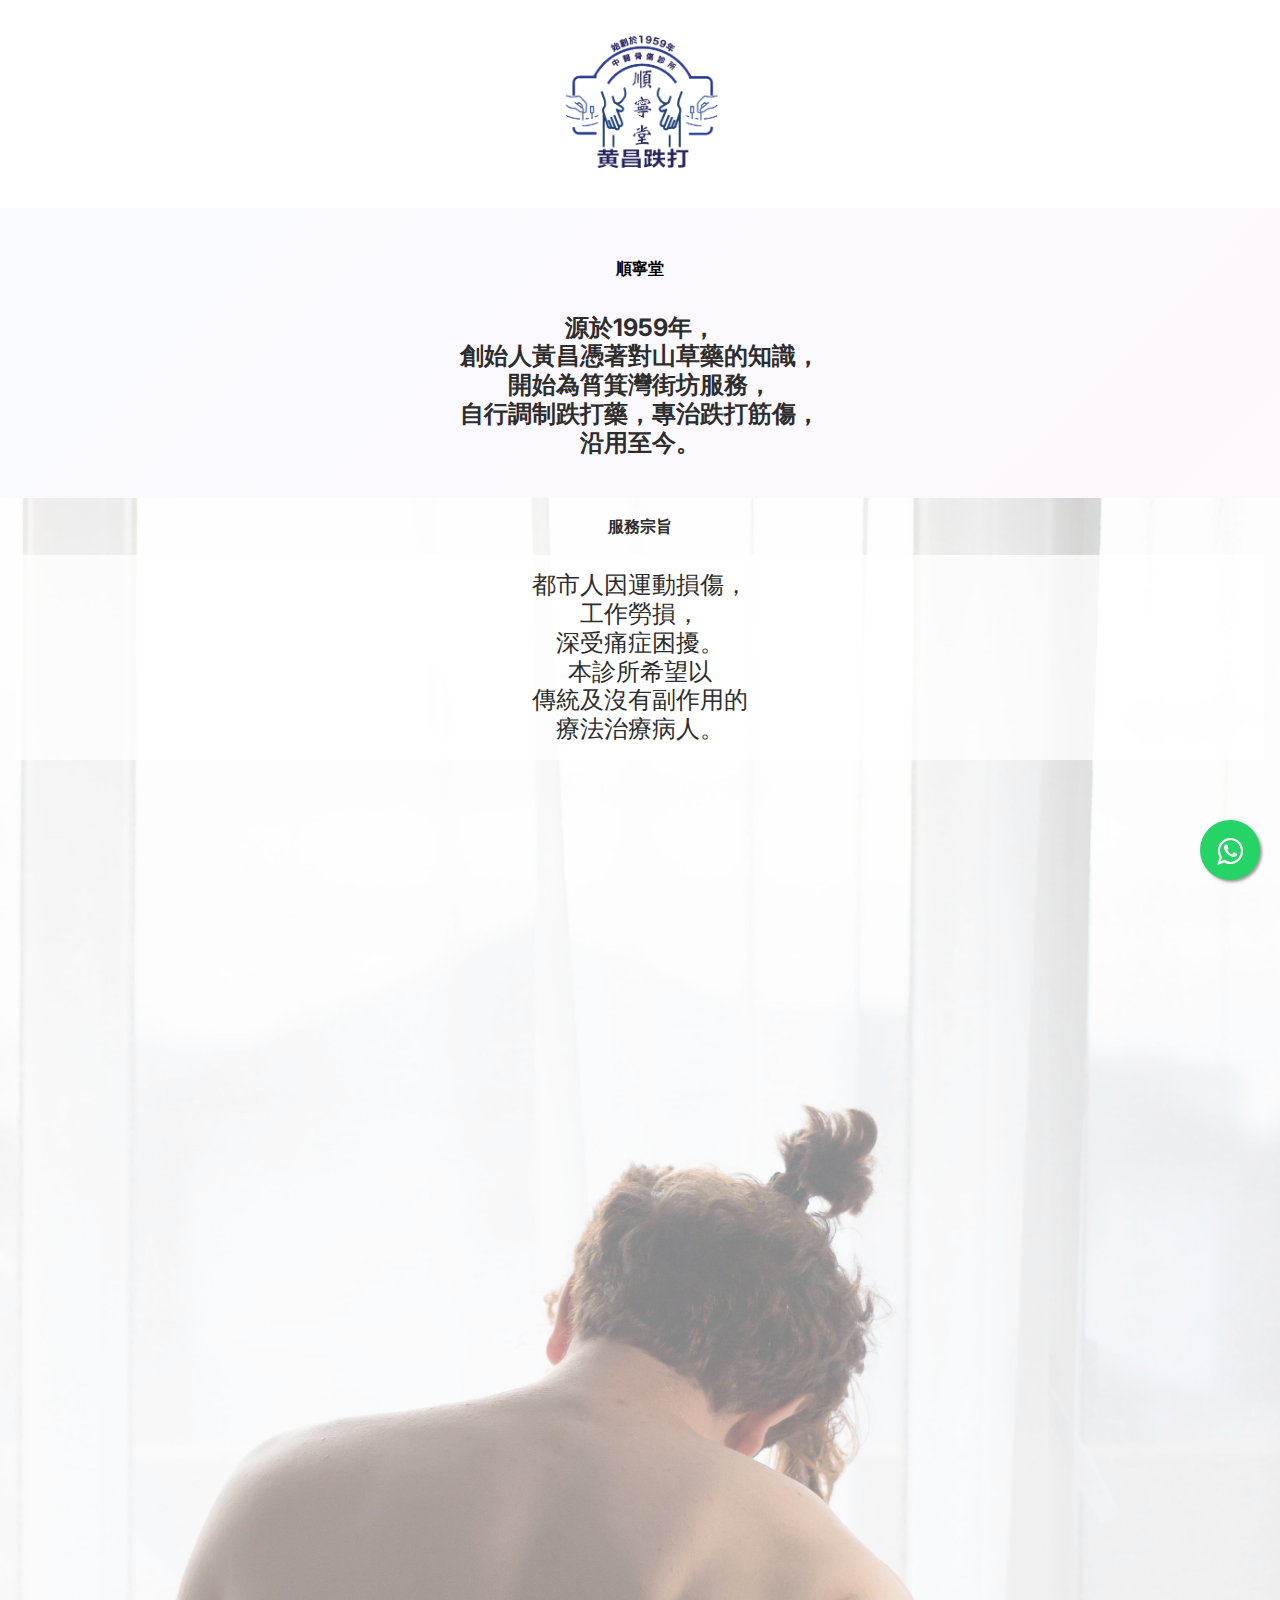
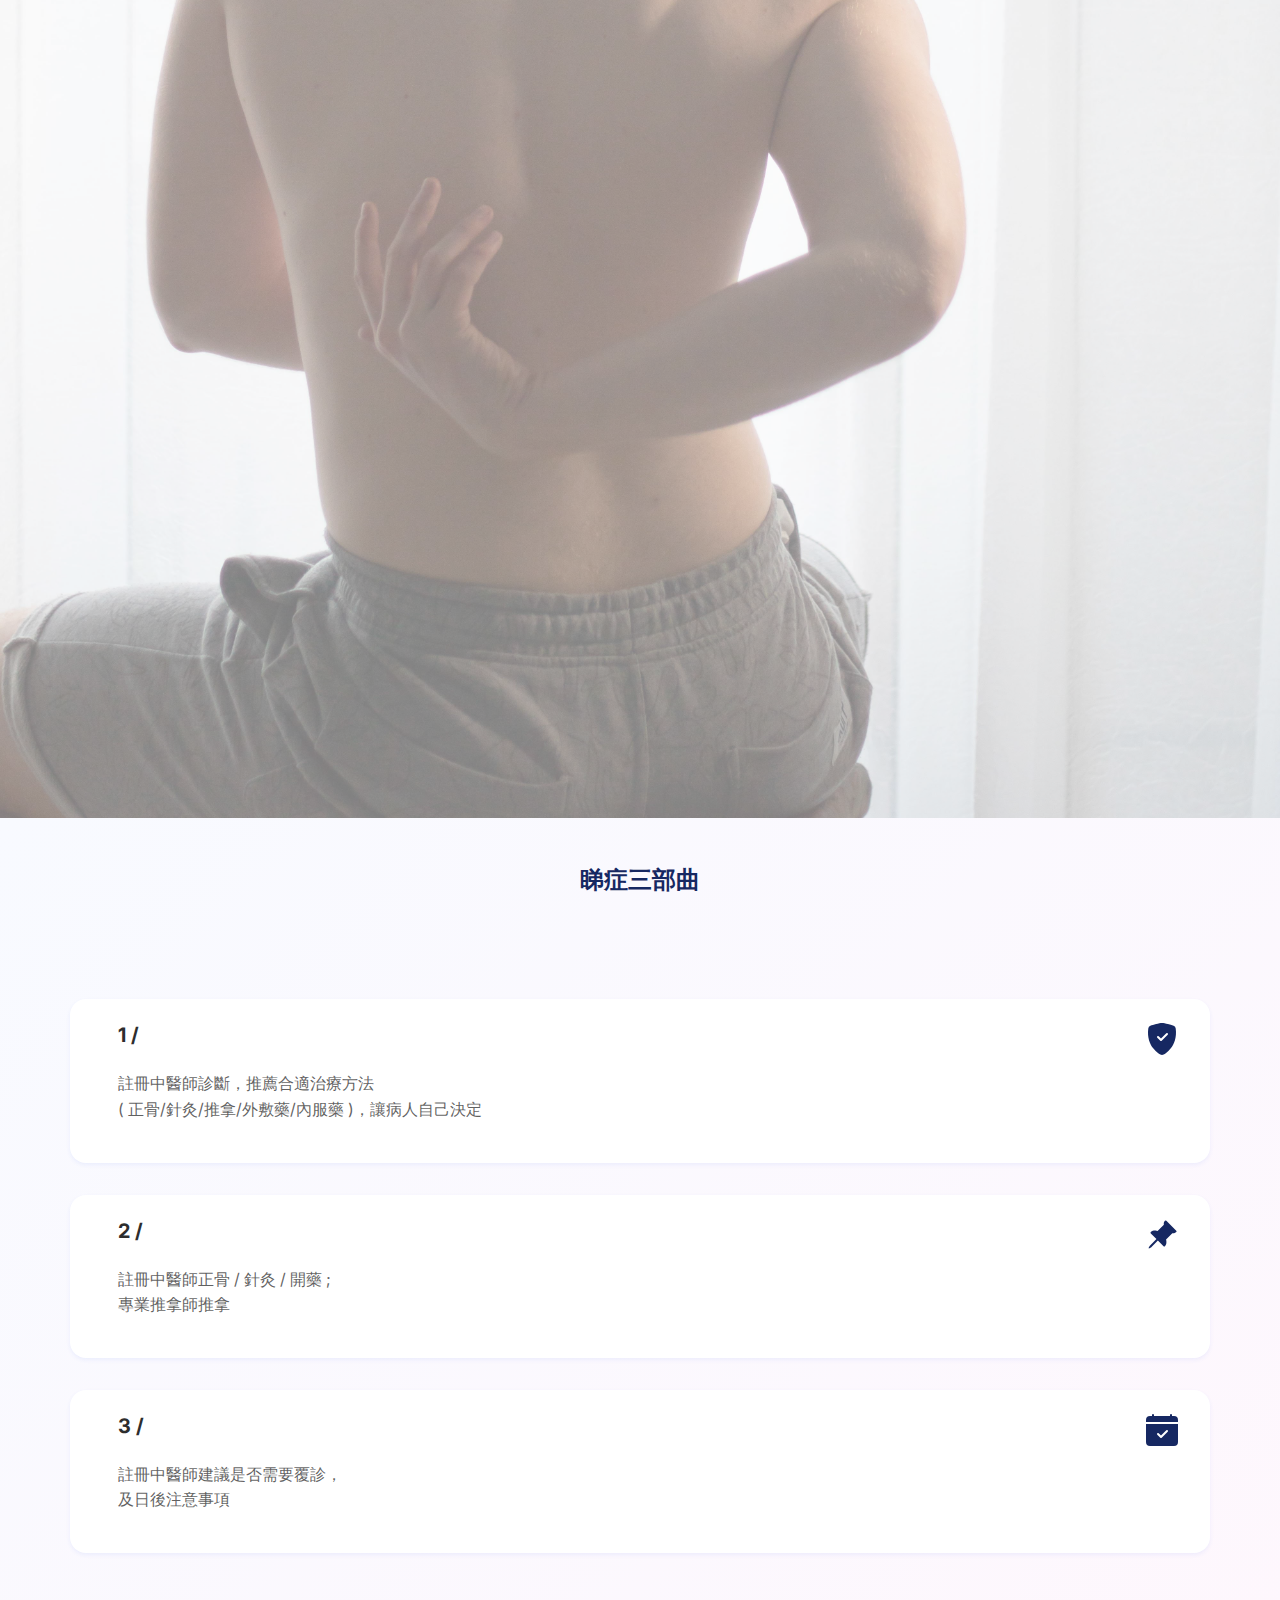
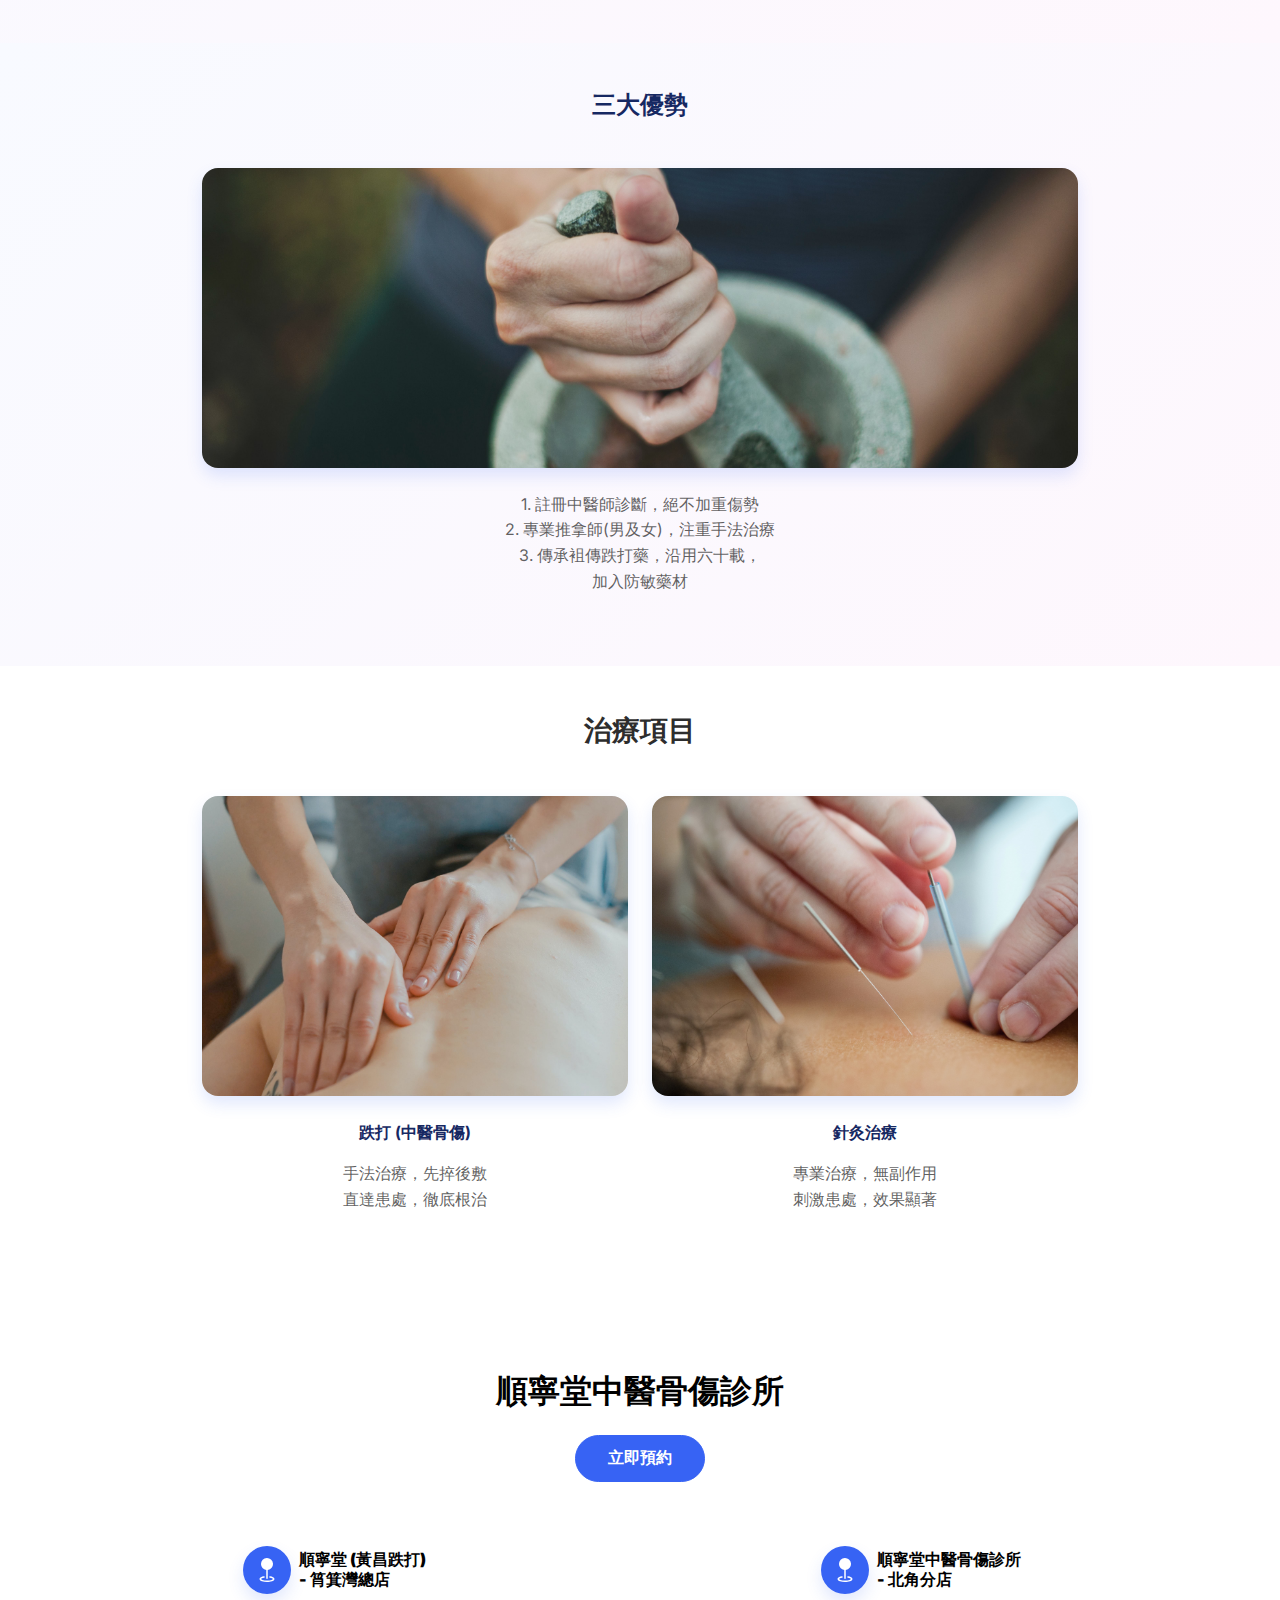
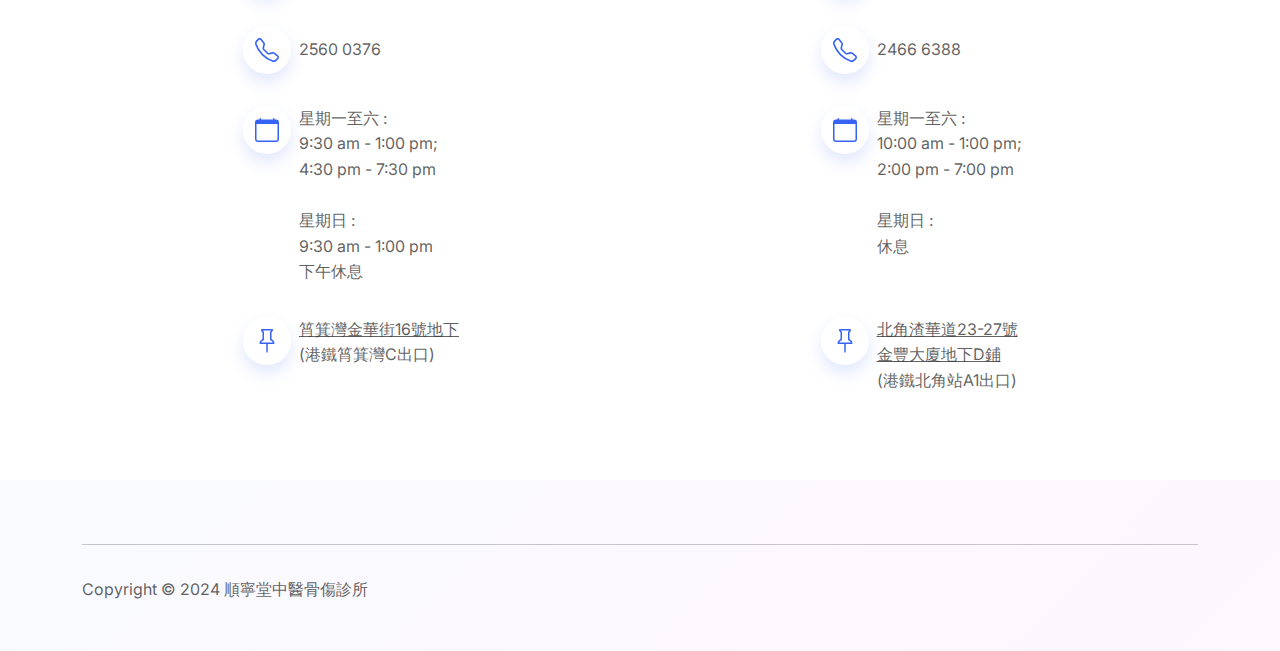
<file: index.html>
<!DOCTYPE html><html data-bs-theme="light" lang="en"><head><meta charset="utf-8"><meta name="viewport" content="width=device-width, initial-scale=1.0, shrink-to-fit=no"><title>Home - Brand</title><link rel="stylesheet" href="assets/bootstrap/css/bootstrap.min.css"><link rel="stylesheet" href="https://fonts.googleapis.com/css?family=Inter:300italic,400italic,600italic,700italic,800italic,400,300,600,700,800&amp;display=swap"><link rel="stylesheet" href="https://cdnjs.cloudflare.com/ajax/libs/font-awesome/4.7.0/css/font-awesome.min.css"><link rel="stylesheet" href="assets/css/styles.min.css"></head><body><!-- Start: Navbar Centered Links --><nav class="navbar sticky-top bg-white justify-content-center py-1 navbar-light" id="mainNav"><div class="container-fluid"><div class="container text-center"><div class="col-auto col-sm-12 d-xl-flex justify-content-xl-center align-items-xl-end"><img class="rounded w-150 fit-cover pb-md-0 mb-md-0" src="assets/img/stock%20photos/Logo.png" style="height: 200px;margin-bottom: 0px;padding-bottom: 0px;margin-top: -1px;" width="301" height="200"></div></div></div></nav><!-- End: Navbar Centered Links --><header class="bg-primary-gradient"><!-- Start: Intro --><div class="container pt-3 pt-xl-5 py-3"><div class="col"><div class="text-center"><p class="text-center"><strong><span style="color: rgb(0, 0, 0);">順寧堂</span></strong></p><h4 class="fw-bold text-center py-3">源於1959年，<br>創始人黃昌憑著對山草藥的知識，<br>開始為筲箕灣街坊服務，<br>自行調制跌打藥，專治跌打筋傷，<br>沿用至今。</h4></div></div></div><!-- End: Intro --></header><!-- Start: mission --><section><!-- Start: mission --><div class="container-fluid"><div class="row"><div class="col" style="padding-left: 0px;padding-right: 0px;"><div><div class="card d-inline float-start"><img class="img-fluid card-img w-100 d-block placeholder" src="assets/img/stock%20photos/服務宗旨.jpg" style="height: 200 px" width="329" height="494"><div class="card-img-overlay text-center"><p class="fw-bold text-center"><strong>服務宗旨</strong></p><h4 class="fw-normal bg-white bg-opacity-75 float-none py-3">都市人因運動損傷，<br>工作勞損，<br>深受痛症困擾。<br>本診所希望以<br>傳統及沒有副作用的<br>療法治療病人。</h4></div></div></div></div></div></div><!-- End: mission --></section><!-- End: mission --><!-- Start: 3 steps --><section><!-- Start: 3 steps --><div class="container-fluid bg-primary-gradient py-3"><div class="row"><div class="col-12 col-md-8 col-xl-6 text-center mx-auto py-3"><h4 class="fw-bold text-center text-primary-emphasis py-3" style="margin-bottom: -1px;"><strong>睇症三部曲</strong></h4></div></div><div class="row"><div class="col"><div class="py-2 p-lg-5" style="padding-top: 40px;margin: 10px;"><div class="col col-md-12"><div class="row py-3"><div class="col"><div class="card shadow-sm"><div class="card-body px-4 py-4 px-md-5"><div class="bs-icon-lg d-flex justify-content-center align-items-stretch mb-3 bs-icon" style="top: 1 rem;right: 1rem;position: absolute;"><svg xmlns="http://www.w3.org/2000/svg" width="1em" height="1em" fill="currentColor" viewBox="0 0 16 16" class="bi bi-shield-fill-check text-primary-emphasis">
  <path fill-rule="evenodd" d="M8 0c-.69 0-1.843.265-2.928.56-1.11.3-2.229.655-2.887.87a1.54 1.54 0 0 0-1.044 1.262c-.596 4.477.787 7.795 2.465 9.99a11.777 11.777 0 0 0 2.517 2.453c.386.273.744.482 1.048.625.28.132.581.24.829.24s.548-.108.829-.24a7.159 7.159 0 0 0 1.048-.625 11.775 11.775 0 0 0 2.517-2.453c1.678-2.195 3.061-5.513 2.465-9.99a1.541 1.541 0 0 0-1.044-1.263 62.467 62.467 0 0 0-2.887-.87C9.843.266 8.69 0 8 0m2.146 5.146a.5.5 0 0 1 .708.708l-3 3a.5.5 0 0 1-.708 0l-1.5-1.5a.5.5 0 1 1 .708-.708L7.5 7.793l2.646-2.647z"></path>
</svg></div><h5 class="fw-bold card-title">1 /</h5><p class="text-muted card-text py-3">註冊中醫師診斷，推薦合適治療方法 <br>( 正骨/針灸/推拿/外敷藥/內服藥 )，讓病人自己決定</p></div></div></div></div><div class="row py-3"><div class="col"><div class="card shadow-sm"><div class="card-body px-4 py-4 px-md-5"><div class="bs-icon-lg d-flex justify-content-center align-items-stretch mb-3 bs-icon" style="top: 1 rem;right: 1rem;position: absolute;"><svg xmlns="http://www.w3.org/2000/svg" width="1em" height="1em" fill="currentColor" viewBox="0 0 16 16" class="bi bi-pin-angle-fill text-primary-emphasis">
  <path d="M9.828.722a.5.5 0 0 1 .354.146l4.95 4.95a.5.5 0 0 1 0 .707c-.48.48-1.072.588-1.503.588-.177 0-.335-.018-.46-.039l-3.134 3.134a5.927 5.927 0 0 1 .16 1.013c.046.702-.032 1.687-.72 2.375a.5.5 0 0 1-.707 0l-2.829-2.828-3.182 3.182c-.195.195-1.219.902-1.414.707-.195-.195.512-1.22.707-1.414l3.182-3.182-2.828-2.829a.5.5 0 0 1 0-.707c.688-.688 1.673-.767 2.375-.72a5.922 5.922 0 0 1 1.013.16l3.134-3.133a2.772 2.772 0 0 1-.04-.461c0-.43.108-1.022.589-1.503a.5.5 0 0 1 .353-.146z"></path>
</svg></div><h5 class="fw-bold card-title">2 /</h5><p class="text-muted card-text py-3">註冊中醫師正骨 / 針灸 / 開藥 ; <br>專業推拿師推拿</p></div></div></div></div><div class="row py-3"><div class="col"><div class="card shadow-sm"><div class="card-body px-4 py-4 px-md-5"><div class="bs-icon-lg d-flex justify-content-center align-items-stretch mb-3 bs-icon" style="top: 1 rem;right: 1rem;position: absolute;"><svg xmlns="http://www.w3.org/2000/svg" width="1em" height="1em" fill="currentColor" viewBox="0 0 16 16" class="bi bi-calendar-check-fill text-primary-emphasis">
  <path d="M4 .5a.5.5 0 0 0-1 0V1H2a2 2 0 0 0-2 2v1h16V3a2 2 0 0 0-2-2h-1V.5a.5.5 0 0 0-1 0V1H4zM16 14V5H0v9a2 2 0 0 0 2 2h12a2 2 0 0 0 2-2m-5.146-5.146-3 3a.5.5 0 0 1-.708 0l-1.5-1.5a.5.5 0 0 1 .708-.708L7.5 10.793l2.646-2.647a.5.5 0 0 1 .708.708z"></path>
</svg></div><h5 class="fw-bold card-title">3 /</h5><p class="text-muted card-text py-3">註冊中醫師建議是否需要覆診，<br>及日後注意事項</p></div></div></div></div></div></div></div></div></div><!-- End: 3 steps --></section><!-- End: 3 steps --><!-- Start: why us --><section><!-- Start: why us --><div class="container-fluid bg-primary-gradient py-3"><div class="row py-3"><div class="col"><h4 class="fw-bold text-center text-primary-emphasis py-3" style="margin-bottom: 0px;"><strong>三大優勢</strong></h4></div></div><div class="row row-cols-1 row-cols-md-2 mx-auto text-center align-items-center" style="max-width: 900px;"><div class="col-md-12 col-lg-12"><div class="py-3"><a href="#"><img class="rounded img-fluid shadow w-100 fit-cover" src="assets/img/stock%20photos/關於我們.jpg" style="height: 300px;margin-left: 0px;" width="713" height="300"></a><div class="py-4"><p class="text-center text-muted"><span style="color: var(--image-block-collage-image-subtitle-color);">1. 註冊中醫師診斷，絕不加重傷勢</span><br><span style="color: var(--image-block-collage-image-subtitle-color);">2. 專業推拿師(男及女)，注重手法治療</span><br><span style="color: var(--image-block-collage-image-subtitle-color);">3. 傳承袓傳跌打藥，沿用六十載，</span><br><span style="color: var(--image-block-collage-image-subtitle-color);">加入防敏藥材</span></p></div></div></div></div></div><!-- End: why us --></section><!-- End: why us --><!-- Start: services --><section><div class="container py-3"><div class="row"><div class="col-md-8 col-xl-6 text-center mx-auto py-3"><h3 class="fw-bold py-3" style="margin-bottom: 0px;">治療項目</h3></div></div><div class="col"><div class="row row-cols-1 row-cols-md-2 mx-auto" style="max-width: 900px;"><div class="col-12 col-lg-6 mb-4 py-3"><div><a href="#"><img class="rounded img-fluid shadow w-100 fit-cover" src="assets/img/stock%20photos/治療項目(跌打).jpg" style="height: 300px;" width="876" height="300"></a><div class="py-4"><p class="text-center text-primary-emphasis"><strong><span style="color: var(--list-section-simple-title-color);">跌打 (中醫骨傷)</span></strong></p><p class="text-center text-muted">手法治療，先捽後敷<br>直達患處，徹底根治</p></div></div></div><div class="col mb-4 py-3"><div><a href="#"><img class="rounded img-fluid shadow w-100 fit-cover" src="assets/img/stock%20photos/治療項目(針灸).jpg" style="height: 300px;" width="876" height="300"></a><div class="py-4"><p class="text-center text-primary-emphasis"><strong><span style="color: var(--list-section-simple-title-color);">針灸治療</span></strong></p><p class="text-center text-muted">專業治療，無副作用<br>刺激患處，效果顯著</p></div></div></div></div></div></div></section><!-- End: services --><!-- Start: Contact Details --><section class="py-5"><div class="container"><div class="row mb-5"><div class="col-md-8 col-xl-6 text-center mx-auto"><h2 class="fw-bold py-3"><span style="color: rgb(0, 0, 0);">順寧堂中醫骨傷診所</span></h2><a href="https://wa.me/85253151128?text=Hello%21想預約痛症治療"><button class="btn btn-primary" type="button">立即預約</button></a></div></div><div class="row d-flex justify-content-center"><div class="col-md-6 col-lg-6 col-xl-6 d-flex justify-content-center justify-content-xl-center" style="padding-left: 0px;padding-right: 0px;margin-left: 0px;"><div class="d-flex flex-column justify-content-start align-items-start flex-wrap flex-md-column justify-content-md-start align-items-md-start h-100 mb-5"><div class="d-flex align-items-center p-3"><div class="bs-icon-md bs-icon-circle bs-icon-primary shadow d-flex flex-shrink-0 justify-content-center align-items-center d-inline-block bs-icon bs-icon-md"><svg xmlns="http://www.w3.org/2000/svg" width="1em" height="1em" fill="currentColor" viewBox="0 0 16 16" class="bi bi-geo-fill">
  <path fill-rule="evenodd" d="M4 4a4 4 0 1 1 4.5 3.969V13.5a.5.5 0 0 1-1 0V7.97A4 4 0 0 1 4 3.999zm2.493 8.574a.5.5 0 0 1-.411.575c-.712.118-1.28.295-1.655.493a1.319 1.319 0 0 0-.37.265.301.301 0 0 0-.057.09V14l.002.008a.147.147 0 0 0 .016.033.617.617 0 0 0 .145.15c.165.13.435.27.813.395.751.25 1.82.414 3.024.414s2.273-.163 3.024-.414c.378-.126.648-.265.813-.395a.619.619 0 0 0 .146-.15.148.148 0 0 0 .015-.033L12 14v-.004a.301.301 0 0 0-.057-.09 1.318 1.318 0 0 0-.37-.264c-.376-.198-.943-.375-1.655-.493a.5.5 0 1 1 .164-.986c.77.127 1.452.328 1.957.594C12.5 13 13 13.4 13 14c0 .426-.26.752-.544.977-.29.228-.68.413-1.116.558-.878.293-2.059.465-3.34.465-1.281 0-2.462-.172-3.34-.465-.436-.145-.826-.33-1.116-.558C3.26 14.752 3 14.426 3 14c0-.599.5-1 .961-1.243.505-.266 1.187-.467 1.957-.594a.5.5 0 0 1 .575.411"></path>
</svg></div><div class="px-2"><h6 class="fw-bold mb-0"><strong><span style="color: rgb(0, 0, 0);">順寧堂 (黃昌跌打) </span></strong><br><strong><span style="color: rgb(0, 0, 0);">- 筲箕灣總店</span></strong></h6></div></div><div class="d-flex align-items-center p-3"><div class="bs-icon-md bs-icon-circle bs-icon-white shadow d-flex flex-shrink-0 justify-content-center align-items-center d-inline-block bs-icon bs-icon-md"><svg xmlns="http://www.w3.org/2000/svg" width="1em" height="1em" fill="currentColor" viewBox="0 0 16 16" class="bi bi-telephone">
  <path d="M3.654 1.328a.678.678 0 0 0-1.015-.063L1.605 2.3c-.483.484-.661 1.169-.45 1.77a17.568 17.568 0 0 0 4.168 6.608 17.569 17.569 0 0 0 6.608 4.168c.601.211 1.286.033 1.77-.45l1.034-1.034a.678.678 0 0 0-.063-1.015l-2.307-1.794a.678.678 0 0 0-.58-.122l-2.19.547a1.745 1.745 0 0 1-1.657-.459L5.482 8.062a1.745 1.745 0 0 1-.46-1.657l.548-2.19a.678.678 0 0 0-.122-.58L3.654 1.328zM1.884.511a1.745 1.745 0 0 1 2.612.163L6.29 2.98c.329.423.445.974.315 1.494l-.547 2.19a.678.678 0 0 0 .178.643l2.457 2.457a.678.678 0 0 0 .644.178l2.189-.547a1.745 1.745 0 0 1 1.494.315l2.306 1.794c.829.645.905 1.87.163 2.611l-1.034 1.034c-.74.74-1.846 1.065-2.877.702a18.634 18.634 0 0 1-7.01-4.42 18.634 18.634 0 0 1-4.42-7.009c-.362-1.03-.037-2.137.703-2.877L1.885.511z"></path>
</svg></div><div class="px-2"><p class="text-muted mb-0">2560 0376</p></div></div><div class="d-flex align-items-start p-3"><div class="bs-icon-md bs-icon-circle bs-icon-white shadow d-flex flex-shrink-0 justify-content-center align-items-center d-inline-block bs-icon bs-icon-md"><svg xmlns="http://www.w3.org/2000/svg" width="1em" height="1em" fill="currentColor" viewBox="0 0 16 16" class="bi bi-calendar">
  <path d="M3.5 0a.5.5 0 0 1 .5.5V1h8V.5a.5.5 0 0 1 1 0V1h1a2 2 0 0 1 2 2v11a2 2 0 0 1-2 2H2a2 2 0 0 1-2-2V3a2 2 0 0 1 2-2h1V.5a.5.5 0 0 1 .5-.5M1 4v10a1 1 0 0 0 1 1h12a1 1 0 0 0 1-1V4z"></path>
</svg></div><div class="px-2"><p class="text-muted mb-0">星期一至六 : <br>9:30 am - 1:00 pm; <br>4:30 pm - 7:30 pm<br><br>星期日 : <br>9:30 am - 1:00 pm <br>下午休息</p></div></div><div class="d-flex align-items-start p-3"><div class="bs-icon-md bs-icon-circle bs-icon-white shadow d-flex flex-shrink-0 justify-content-center align-items-center d-inline-block bs-icon bs-icon-md"><svg xmlns="http://www.w3.org/2000/svg" width="1em" height="1em" fill="currentColor" viewBox="0 0 16 16" class="bi bi-pin">
  <path d="M4.146.146A.5.5 0 0 1 4.5 0h7a.5.5 0 0 1 .5.5c0 .68-.342 1.174-.646 1.479-.126.125-.25.224-.354.298v4.431l.078.048c.203.127.476.314.751.555C12.36 7.775 13 8.527 13 9.5a.5.5 0 0 1-.5.5h-4v4.5c0 .276-.224 1.5-.5 1.5s-.5-1.224-.5-1.5V10h-4a.5.5 0 0 1-.5-.5c0-.973.64-1.725 1.17-2.189A5.921 5.921 0 0 1 5 6.708V2.277a2.77 2.77 0 0 1-.354-.298C4.342 1.674 4 1.179 4 .5a.5.5 0 0 1 .146-.354zm1.58 1.408-.002-.001.002.001m-.002-.001.002.001A.5.5 0 0 1 6 2v5a.5.5 0 0 1-.276.447h-.002l-.012.007-.054.03a4.922 4.922 0 0 0-.827.58c-.318.278-.585.596-.725.936h7.792c-.14-.34-.407-.658-.725-.936a4.915 4.915 0 0 0-.881-.61l-.012-.006h-.002A.5.5 0 0 1 10 7V2a.5.5 0 0 1 .295-.458 1.775 1.775 0 0 0 .351-.271c.08-.08.155-.17.214-.271H5.14c.06.1.133.191.214.271a1.78 1.78 0 0 0 .37.282"></path>
</svg></div><div class="px-2"><a href="https://maps.app.goo.gl/gtpPsfWQm3qKrcjL8" rel="external"><span style="text-decoration: underline;">筲箕灣金華街16號地下</span></a><p class="text-muted mb-0">(港鐵筲箕灣C出口)</p></div></div></div></div><div class="col-md-6 col-lg-6 col-xl-6 d-flex justify-content-center justify-content-xl-center" style="padding-right: 0px;padding-left: 0px;"><div class="d-flex flex-column justify-content-start align-items-start flex-wrap flex-md-column justify-content-md-start align-items-md-start h-100"><div class="d-flex align-items-center p-3"><div class="bs-icon-md bs-icon-circle bs-icon-primary shadow d-flex flex-shrink-0 justify-content-center align-items-center d-inline-block bs-icon bs-icon-md"><svg xmlns="http://www.w3.org/2000/svg" width="1em" height="1em" fill="currentColor" viewBox="0 0 16 16" class="bi bi-geo-fill">
  <path fill-rule="evenodd" d="M4 4a4 4 0 1 1 4.5 3.969V13.5a.5.5 0 0 1-1 0V7.97A4 4 0 0 1 4 3.999zm2.493 8.574a.5.5 0 0 1-.411.575c-.712.118-1.28.295-1.655.493a1.319 1.319 0 0 0-.37.265.301.301 0 0 0-.057.09V14l.002.008a.147.147 0 0 0 .016.033.617.617 0 0 0 .145.15c.165.13.435.27.813.395.751.25 1.82.414 3.024.414s2.273-.163 3.024-.414c.378-.126.648-.265.813-.395a.619.619 0 0 0 .146-.15.148.148 0 0 0 .015-.033L12 14v-.004a.301.301 0 0 0-.057-.09 1.318 1.318 0 0 0-.37-.264c-.376-.198-.943-.375-1.655-.493a.5.5 0 1 1 .164-.986c.77.127 1.452.328 1.957.594C12.5 13 13 13.4 13 14c0 .426-.26.752-.544.977-.29.228-.68.413-1.116.558-.878.293-2.059.465-3.34.465-1.281 0-2.462-.172-3.34-.465-.436-.145-.826-.33-1.116-.558C3.26 14.752 3 14.426 3 14c0-.599.5-1 .961-1.243.505-.266 1.187-.467 1.957-.594a.5.5 0 0 1 .575.411"></path>
</svg></div><div class="px-2"><h6 class="fw-bold mb-0"><strong><span style="color: rgb(0, 0, 0);">順寧堂中醫骨傷診所 </span></strong><br><strong><span style="color: rgb(0, 0, 0);">- 北角分店</span></strong></h6></div></div><div class="d-flex align-items-center p-3"><div class="bs-icon-md bs-icon-circle bs-icon-white shadow d-flex flex-shrink-0 justify-content-center align-items-center d-inline-block bs-icon bs-icon-md"><svg xmlns="http://www.w3.org/2000/svg" width="1em" height="1em" fill="currentColor" viewBox="0 0 16 16" class="bi bi-telephone">
  <path d="M3.654 1.328a.678.678 0 0 0-1.015-.063L1.605 2.3c-.483.484-.661 1.169-.45 1.77a17.568 17.568 0 0 0 4.168 6.608 17.569 17.569 0 0 0 6.608 4.168c.601.211 1.286.033 1.77-.45l1.034-1.034a.678.678 0 0 0-.063-1.015l-2.307-1.794a.678.678 0 0 0-.58-.122l-2.19.547a1.745 1.745 0 0 1-1.657-.459L5.482 8.062a1.745 1.745 0 0 1-.46-1.657l.548-2.19a.678.678 0 0 0-.122-.58L3.654 1.328zM1.884.511a1.745 1.745 0 0 1 2.612.163L6.29 2.98c.329.423.445.974.315 1.494l-.547 2.19a.678.678 0 0 0 .178.643l2.457 2.457a.678.678 0 0 0 .644.178l2.189-.547a1.745 1.745 0 0 1 1.494.315l2.306 1.794c.829.645.905 1.87.163 2.611l-1.034 1.034c-.74.74-1.846 1.065-2.877.702a18.634 18.634 0 0 1-7.01-4.42 18.634 18.634 0 0 1-4.42-7.009c-.362-1.03-.037-2.137.703-2.877L1.885.511z"></path>
</svg></div><div class="px-2"><p class="text-muted mb-0">2466 6388</p></div></div><div class="d-flex align-items-start p-3"><div class="bs-icon-md bs-icon-circle shadow d-flex flex-shrink-0 justify-content-center align-items-center d-inline-block bs-icon bs-icon-md"><svg xmlns="http://www.w3.org/2000/svg" width="1em" height="1em" fill="currentColor" viewBox="0 0 16 16" class="bi bi-calendar">
  <path d="M3.5 0a.5.5 0 0 1 .5.5V1h8V.5a.5.5 0 0 1 1 0V1h1a2 2 0 0 1 2 2v11a2 2 0 0 1-2 2H2a2 2 0 0 1-2-2V3a2 2 0 0 1 2-2h1V.5a.5.5 0 0 1 .5-.5M1 4v10a1 1 0 0 0 1 1h12a1 1 0 0 0 1-1V4z"></path>
</svg></div><div class="px-2"><p class="text-muted mb-0">星期一至六 :<br>10:00 am - 1:00 pm; <br>2:00 pm - 7:00 pm<br><br>星期日 :<br>休息<br><br></p></div></div><div class="d-flex align-items-start p-3"><div class="bs-icon-md bs-icon-circle bs-icon-white shadow d-flex flex-shrink-0 justify-content-center align-items-center d-inline-block bs-icon bs-icon-md"><svg xmlns="http://www.w3.org/2000/svg" width="1em" height="1em" fill="currentColor" viewBox="0 0 16 16" class="bi bi-pin">
  <path d="M4.146.146A.5.5 0 0 1 4.5 0h7a.5.5 0 0 1 .5.5c0 .68-.342 1.174-.646 1.479-.126.125-.25.224-.354.298v4.431l.078.048c.203.127.476.314.751.555C12.36 7.775 13 8.527 13 9.5a.5.5 0 0 1-.5.5h-4v4.5c0 .276-.224 1.5-.5 1.5s-.5-1.224-.5-1.5V10h-4a.5.5 0 0 1-.5-.5c0-.973.64-1.725 1.17-2.189A5.921 5.921 0 0 1 5 6.708V2.277a2.77 2.77 0 0 1-.354-.298C4.342 1.674 4 1.179 4 .5a.5.5 0 0 1 .146-.354zm1.58 1.408-.002-.001.002.001m-.002-.001.002.001A.5.5 0 0 1 6 2v5a.5.5 0 0 1-.276.447h-.002l-.012.007-.054.03a4.922 4.922 0 0 0-.827.58c-.318.278-.585.596-.725.936h7.792c-.14-.34-.407-.658-.725-.936a4.915 4.915 0 0 0-.881-.61l-.012-.006h-.002A.5.5 0 0 1 10 7V2a.5.5 0 0 1 .295-.458 1.775 1.775 0 0 0 .351-.271c.08-.08.155-.17.214-.271H5.14c.06.1.133.191.214.271a1.78 1.78 0 0 0 .37.282"></path>
</svg></div><div class="px-2"><a href="https://maps.app.goo.gl/ifKPvfwhXCDPpEtL6" rel="external"><span style="text-decoration: underline;">北角渣華道23-27號</span><br><span style="text-decoration: underline;">金豐大廈地下D鋪</span></a><p class="text-muted mb-0">(港鐵北角站A1出口)</p></div></div></div></div></div></div></section><!-- End: Contact Details --><!-- Start: Footer Multi Column --><footer class="bg-primary-gradient"><div class="container py-4 py-lg-5"><hr><div class="text-muted d-flex justify-content-between align-items-center pt-3"><p class="text-muted mb-0">Copyright © 2024 順寧堂中醫骨傷診所</p><ul class="list-inline mb-0"><li class="list-inline-item"></li><li class="list-inline-item"></li></ul></div></div></footer><!-- End: Footer Multi Column --><!-- Start: floating whatsapp --><link rel="stylesheet" href="https://maxcdn.bootstrapcdn.com/font-awesome/4.5.0/css/font-awesome.min.css">
<a href="https://wa.me/85253151128?text=Hello%21想預約痛症治療" class="float" target="_blank">
<i class="fa fa-whatsapp my-float"></i>
</a>
<!-- End: floating whatsapp --><script src="https://cdn.jsdelivr.net/npm/bootstrap@5.3.2/dist/js/bootstrap.bundle.min.js"></script><script src="assets/js/script.min.js"></script></body></html>
</file>
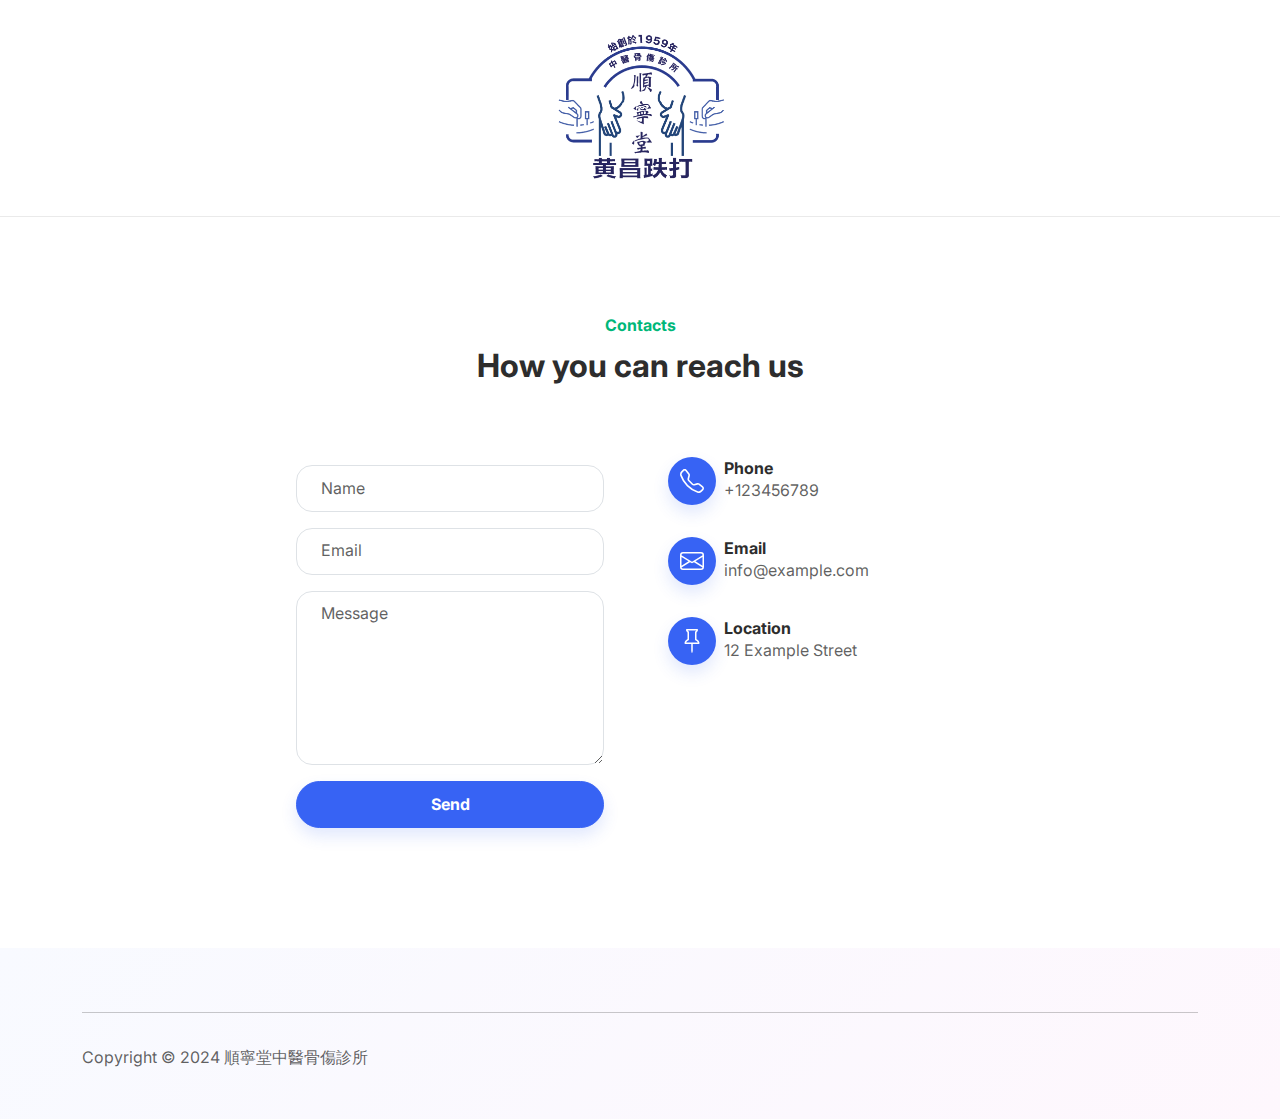
<file: contacts.html>
<!DOCTYPE html><html data-bs-theme="light" lang="en"><head><meta charset="utf-8"><meta name="viewport" content="width=device-width, initial-scale=1.0, shrink-to-fit=no"><title>Contacts - Brand</title><link rel="stylesheet" href="assets/bootstrap/css/bootstrap.min.css"><link rel="stylesheet" href="https://fonts.googleapis.com/css?family=Inter:300italic,400italic,600italic,700italic,800italic,400,300,600,700,800&amp;display=swap"></head><body><nav class="navbar navbar-expand-md sticky-top navbar-shrink py-2 navbar-light" id="mainNav"><div class="container"><div class="col-sm-12 text-center"><img class="rounded w-150 fit-cover pb-md-0 mb-md-0" src="assets/img/stock%20photos/Logo.png" style="height: 200px;margin-bottom: 5px;padding-bottom: 0px;" width="328" height="200" loading="lazy"></div><a class="navbar-brand justify-content-center align-items-center align-content-center" href="/"></a><div class="collapse navbar-collapse" id="navcol-1"><ul class="navbar-nav mx-auto"><li class="nav-item"></li><li class="nav-item"></li><li class="nav-item"></li><li class="nav-item"></li><li class="nav-item"></li></ul></div></div></nav><section class="py-5"><div class="container py-5"><div class="row mb-5"><div class="col-md-8 col-xl-6 text-center mx-auto"><p class="fw-bold text-success mb-2">Contacts</p><h2 class="fw-bold">How you can reach us</h2></div></div><div class="row d-flex justify-content-center"><div class="col-md-6 col-xl-4"><div><form class="p-3 p-xl-4" method="post" data-bs-theme="light"><div class="mb-3"><input class="form-control" type="text" id="name-1" name="name" placeholder="Name"></div><div class="mb-3"><input class="form-control" type="email" id="email-1" name="email" placeholder="Email"></div><div class="mb-3"><textarea class="form-control" id="message-1" name="message" rows="6" placeholder="Message"></textarea></div><div><button class="btn btn-primary shadow d-block w-100" type="submit">Send </button></div></form></div></div><div class="col-md-4 col-xl-4 d-flex justify-content-center justify-content-xl-start"><div class="d-flex flex-wrap flex-md-column justify-content-md-start align-items-md-start h-100"><div class="d-flex align-items-center p-3"><div class="bs-icon-md bs-icon-circle bs-icon-primary shadow d-flex flex-shrink-0 justify-content-center align-items-center d-inline-block bs-icon bs-icon-md"><svg xmlns="http://www.w3.org/2000/svg" width="1em" height="1em" fill="currentColor" viewBox="0 0 16 16" class="bi bi-telephone">
  <path d="M3.654 1.328a.678.678 0 0 0-1.015-.063L1.605 2.3c-.483.484-.661 1.169-.45 1.77a17.568 17.568 0 0 0 4.168 6.608 17.569 17.569 0 0 0 6.608 4.168c.601.211 1.286.033 1.77-.45l1.034-1.034a.678.678 0 0 0-.063-1.015l-2.307-1.794a.678.678 0 0 0-.58-.122l-2.19.547a1.745 1.745 0 0 1-1.657-.459L5.482 8.062a1.745 1.745 0 0 1-.46-1.657l.548-2.19a.678.678 0 0 0-.122-.58L3.654 1.328zM1.884.511a1.745 1.745 0 0 1 2.612.163L6.29 2.98c.329.423.445.974.315 1.494l-.547 2.19a.678.678 0 0 0 .178.643l2.457 2.457a.678.678 0 0 0 .644.178l2.189-.547a1.745 1.745 0 0 1 1.494.315l2.306 1.794c.829.645.905 1.87.163 2.611l-1.034 1.034c-.74.74-1.846 1.065-2.877.702a18.634 18.634 0 0 1-7.01-4.42 18.634 18.634 0 0 1-4.42-7.009c-.362-1.03-.037-2.137.703-2.877L1.885.511z"></path>
</svg></div><div class="px-2"><h6 class="fw-bold mb-0">Phone</h6><p class="text-muted mb-0">+123456789</p></div></div><div class="d-flex align-items-center p-3"><div class="bs-icon-md bs-icon-circle bs-icon-primary shadow d-flex flex-shrink-0 justify-content-center align-items-center d-inline-block bs-icon bs-icon-md"><svg xmlns="http://www.w3.org/2000/svg" width="1em" height="1em" fill="currentColor" viewBox="0 0 16 16" class="bi bi-envelope">
  <path d="M0 4a2 2 0 0 1 2-2h12a2 2 0 0 1 2 2v8a2 2 0 0 1-2 2H2a2 2 0 0 1-2-2zm2-1a1 1 0 0 0-1 1v.217l7 4.2 7-4.2V4a1 1 0 0 0-1-1zm13 2.383-4.708 2.825L15 11.105zm-.034 6.876-5.64-3.471L8 9.583l-1.326-.795-5.64 3.47A1 1 0 0 0 2 13h12a1 1 0 0 0 .966-.741M1 11.105l4.708-2.897L1 5.383z"></path>
</svg></div><div class="px-2"><h6 class="fw-bold mb-0">Email</h6><p class="text-muted mb-0">info@example.com</p></div></div><div class="d-flex align-items-center p-3"><div class="bs-icon-md bs-icon-circle bs-icon-primary shadow d-flex flex-shrink-0 justify-content-center align-items-center d-inline-block bs-icon bs-icon-md"><svg xmlns="http://www.w3.org/2000/svg" width="1em" height="1em" fill="currentColor" viewBox="0 0 16 16" class="bi bi-pin">
  <path d="M4.146.146A.5.5 0 0 1 4.5 0h7a.5.5 0 0 1 .5.5c0 .68-.342 1.174-.646 1.479-.126.125-.25.224-.354.298v4.431l.078.048c.203.127.476.314.751.555C12.36 7.775 13 8.527 13 9.5a.5.5 0 0 1-.5.5h-4v4.5c0 .276-.224 1.5-.5 1.5s-.5-1.224-.5-1.5V10h-4a.5.5 0 0 1-.5-.5c0-.973.64-1.725 1.17-2.189A5.921 5.921 0 0 1 5 6.708V2.277a2.77 2.77 0 0 1-.354-.298C4.342 1.674 4 1.179 4 .5a.5.5 0 0 1 .146-.354zm1.58 1.408-.002-.001.002.001m-.002-.001.002.001A.5.5 0 0 1 6 2v5a.5.5 0 0 1-.276.447h-.002l-.012.007-.054.03a4.922 4.922 0 0 0-.827.58c-.318.278-.585.596-.725.936h7.792c-.14-.34-.407-.658-.725-.936a4.915 4.915 0 0 0-.881-.61l-.012-.006h-.002A.5.5 0 0 1 10 7V2a.5.5 0 0 1 .295-.458 1.775 1.775 0 0 0 .351-.271c.08-.08.155-.17.214-.271H5.14c.06.1.133.191.214.271a1.78 1.78 0 0 0 .37.282"></path>
</svg></div><div class="px-2"><h6 class="fw-bold mb-0">Location</h6><p class="text-muted mb-0">12 Example Street</p></div></div></div></div></div></div></section><footer class="bg-primary-gradient"><div class="container py-4 py-lg-5"><hr><div class="text-muted d-flex justify-content-between align-items-center pt-3"><p class="text-muted mb-0">Copyright © 2024 順寧堂中醫骨傷診所</p><ul class="list-inline mb-0"><li class="list-inline-item"></li><li class="list-inline-item"></li></ul></div></div></footer><script src="https://cdn.jsdelivr.net/npm/bootstrap@5.3.2/dist/js/bootstrap.bundle.min.js"></script><script src="assets/js/script.min.js"></script></body></html>
</file>
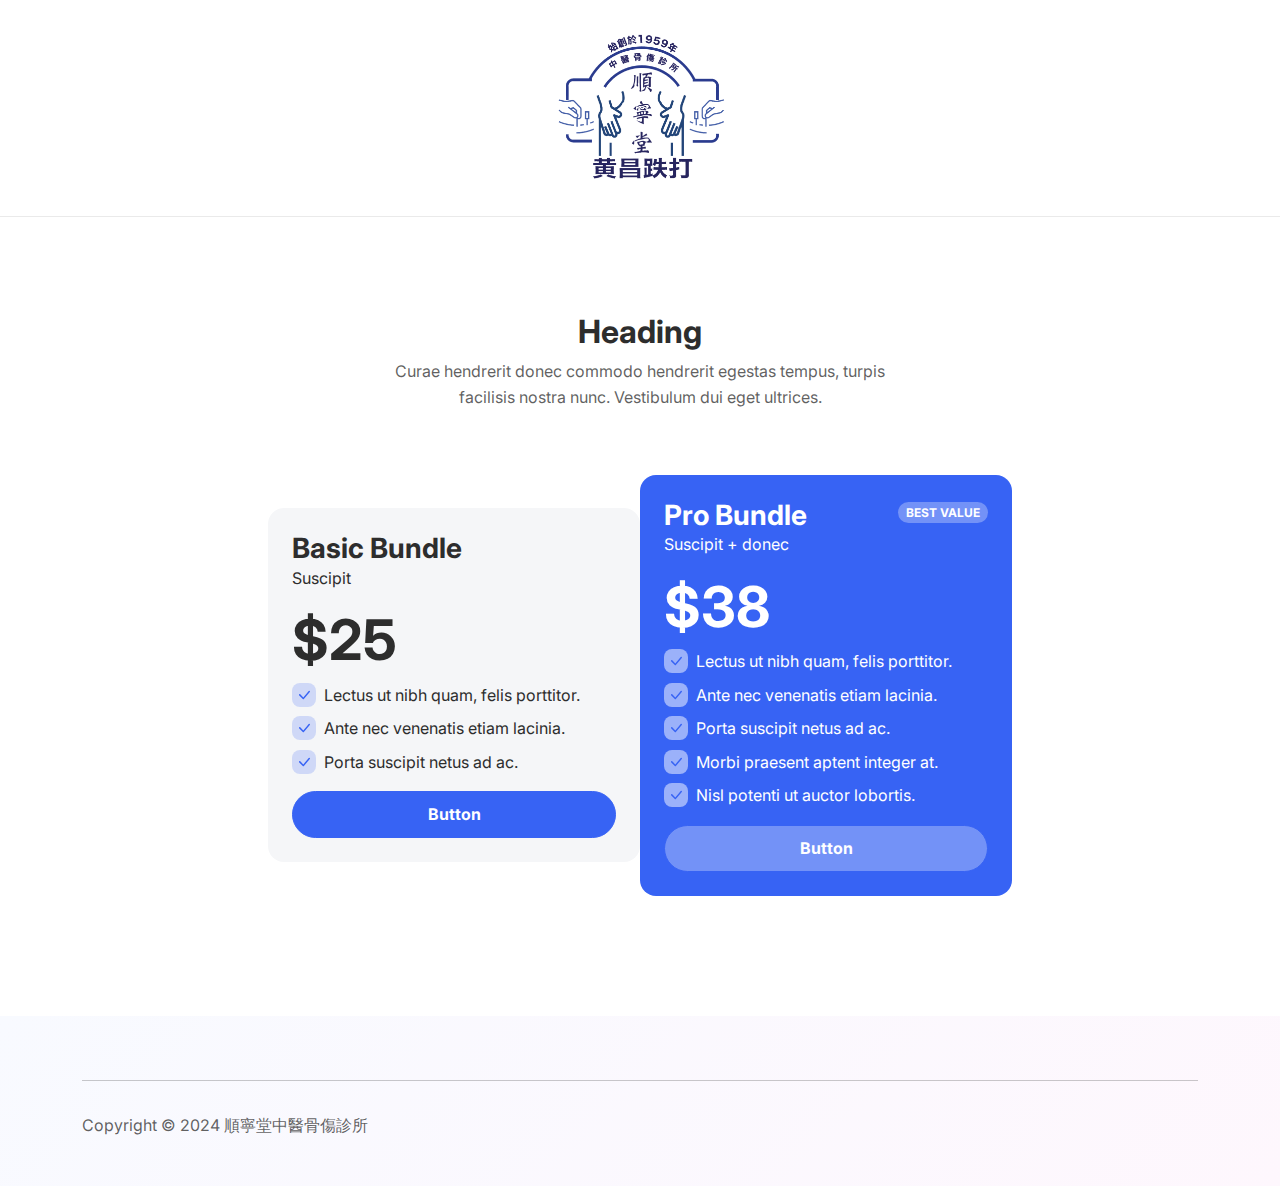
<file: pricing.html>
<!DOCTYPE html><html data-bs-theme="light" lang="en"><head><meta charset="utf-8"><meta name="viewport" content="width=device-width, initial-scale=1.0, shrink-to-fit=no"><title>Pricing - Brand</title><link rel="stylesheet" href="assets/bootstrap/css/bootstrap.min.css"><link rel="stylesheet" href="https://fonts.googleapis.com/css?family=Inter:300italic,400italic,600italic,700italic,800italic,400,300,600,700,800&amp;display=swap"></head><body><nav class="navbar navbar-expand-md sticky-top navbar-shrink py-2 navbar-light" id="mainNav"><div class="container"><div class="col-sm-12 text-center"><img class="rounded w-150 fit-cover pb-md-0 mb-md-0" src="assets/img/stock%20photos/Logo.png" style="height: 200px;margin-bottom: 5px;padding-bottom: 0px;" width="328" height="200" loading="lazy"></div><a class="navbar-brand justify-content-center align-items-center align-content-center" href="/"></a><div class="collapse navbar-collapse" id="navcol-1"><ul class="navbar-nav mx-auto"><li class="nav-item"></li><li class="nav-item"></li><li class="nav-item"></li><li class="nav-item"></li><li class="nav-item"></li></ul></div></div></nav><section class="py-5"><div class="container py-5"><div class="row mb-5"><div class="col-md-8 col-xl-6 text-center mx-auto"><h2 class="fw-bold">Heading</h2><p class="text-muted">Curae hendrerit donec commodo hendrerit egestas tempus, turpis facilisis nostra nunc. Vestibulum dui eget ultrices.</p></div></div><div class="row g-0 row-cols-1 row-cols-md-2 row-cols-xl-3 d-flex align-items-md-center align-items-xl-center"><div class="col offset-xl-2 mb-4"><div class="card bg-body-tertiary border-light"><div class="card-body p-4"><div class="d-flex justify-content-between"><div><h3 class="fw-bold mb-0">Basic Bundle</h3><p>Suscipit</p><h4 class="display-4 fw-bold">$25</h4></div></div><div><ul class="list-unstyled"><li class="d-flex mb-2"><span class="bs-icon-xs bs-icon-rounded bs-icon-primary-light bs-icon bs-icon-xs me-2"><svg xmlns="http://www.w3.org/2000/svg" width="1em" height="1em" fill="currentColor" viewBox="0 0 16 16" class="bi bi-check-lg text-primary">
  <path d="M12.736 3.97a.733.733 0 0 1 1.047 0c.286.289.29.756.01 1.05L7.88 12.01a.733.733 0 0 1-1.065.02L3.217 8.384a.757.757 0 0 1 0-1.06.733.733 0 0 1 1.047 0l3.052 3.093 5.4-6.425a.247.247 0 0 1 .02-.022"></path>
</svg></span><span>Lectus ut nibh quam, felis porttitor.</span></li><li class="d-flex mb-2"><span class="bs-icon-xs bs-icon-rounded bs-icon-primary-light bs-icon bs-icon-xs me-2"><svg xmlns="http://www.w3.org/2000/svg" width="1em" height="1em" fill="currentColor" viewBox="0 0 16 16" class="bi bi-check-lg text-primary">
  <path d="M12.736 3.97a.733.733 0 0 1 1.047 0c.286.289.29.756.01 1.05L7.88 12.01a.733.733 0 0 1-1.065.02L3.217 8.384a.757.757 0 0 1 0-1.06.733.733 0 0 1 1.047 0l3.052 3.093 5.4-6.425a.247.247 0 0 1 .02-.022"></path>
</svg></span><span>Ante nec venenatis etiam lacinia.</span></li><li class="d-flex mb-2"><span class="bs-icon-xs bs-icon-rounded bs-icon-primary-light bs-icon bs-icon-xs me-2"><svg xmlns="http://www.w3.org/2000/svg" width="1em" height="1em" fill="currentColor" viewBox="0 0 16 16" class="bi bi-check-lg text-primary">
  <path d="M12.736 3.97a.733.733 0 0 1 1.047 0c.286.289.29.756.01 1.05L7.88 12.01a.733.733 0 0 1-1.065.02L3.217 8.384a.757.757 0 0 1 0-1.06.733.733 0 0 1 1.047 0l3.052 3.093 5.4-6.425a.247.247 0 0 1 .02-.022"></path>
</svg></span><span>Porta suscipit netus ad ac.</span></li></ul></div><button class="btn btn-primary d-block w-100" type="button">Button</button></div></div></div><div class="col mb-4"><div class="card text-white bg-primary"><div class="card-body p-4"><div class="d-flex justify-content-between"><div><h3 class="fw-bold text-white mb-0">Pro Bundle</h3><p>Suscipit + donec</p><h4 class="display-4 fw-bold text-white">$38</h4></div><div><span class="badge rounded-pill bg-primary text-uppercase bg-semi-white">Best Value</span></div></div><div><ul class="list-unstyled"><li class="d-flex mb-2"><span class="bs-icon-xs bs-icon-rounded bs-icon-semi-white bs-icon bs-icon-xs me-2"><svg xmlns="http://www.w3.org/2000/svg" width="1em" height="1em" fill="currentColor" viewBox="0 0 16 16" class="bi bi-check-lg text-primary">
  <path d="M12.736 3.97a.733.733 0 0 1 1.047 0c.286.289.29.756.01 1.05L7.88 12.01a.733.733 0 0 1-1.065.02L3.217 8.384a.757.757 0 0 1 0-1.06.733.733 0 0 1 1.047 0l3.052 3.093 5.4-6.425a.247.247 0 0 1 .02-.022"></path>
</svg></span><span>Lectus ut nibh quam, felis porttitor.</span></li><li class="d-flex mb-2"><span class="bs-icon-xs bs-icon-rounded bs-icon-semi-white bs-icon bs-icon-xs me-2"><svg xmlns="http://www.w3.org/2000/svg" width="1em" height="1em" fill="currentColor" viewBox="0 0 16 16" class="bi bi-check-lg text-primary">
  <path d="M12.736 3.97a.733.733 0 0 1 1.047 0c.286.289.29.756.01 1.05L7.88 12.01a.733.733 0 0 1-1.065.02L3.217 8.384a.757.757 0 0 1 0-1.06.733.733 0 0 1 1.047 0l3.052 3.093 5.4-6.425a.247.247 0 0 1 .02-.022"></path>
</svg></span><span>Ante nec venenatis etiam lacinia.</span></li><li class="d-flex mb-2"><span class="bs-icon-xs bs-icon-rounded bs-icon-semi-white bs-icon bs-icon-xs me-2"><svg xmlns="http://www.w3.org/2000/svg" width="1em" height="1em" fill="currentColor" viewBox="0 0 16 16" class="bi bi-check-lg text-primary">
  <path d="M12.736 3.97a.733.733 0 0 1 1.047 0c.286.289.29.756.01 1.05L7.88 12.01a.733.733 0 0 1-1.065.02L3.217 8.384a.757.757 0 0 1 0-1.06.733.733 0 0 1 1.047 0l3.052 3.093 5.4-6.425a.247.247 0 0 1 .02-.022"></path>
</svg></span><span>Porta suscipit netus ad ac.</span></li><li class="d-flex mb-2"><span class="bs-icon-xs bs-icon-rounded bs-icon-semi-white bs-icon bs-icon-xs me-2"><svg xmlns="http://www.w3.org/2000/svg" width="1em" height="1em" fill="currentColor" viewBox="0 0 16 16" class="bi bi-check-lg text-primary">
  <path d="M12.736 3.97a.733.733 0 0 1 1.047 0c.286.289.29.756.01 1.05L7.88 12.01a.733.733 0 0 1-1.065.02L3.217 8.384a.757.757 0 0 1 0-1.06.733.733 0 0 1 1.047 0l3.052 3.093 5.4-6.425a.247.247 0 0 1 .02-.022"></path>
</svg></span><span>Morbi praesent aptent integer at.</span></li><li class="d-flex mb-2"><span class="bs-icon-xs bs-icon-rounded bs-icon-semi-white bs-icon bs-icon-xs me-2"><svg xmlns="http://www.w3.org/2000/svg" width="1em" height="1em" fill="currentColor" viewBox="0 0 16 16" class="bi bi-check-lg text-primary">
  <path d="M12.736 3.97a.733.733 0 0 1 1.047 0c.286.289.29.756.01 1.05L7.88 12.01a.733.733 0 0 1-1.065.02L3.217 8.384a.757.757 0 0 1 0-1.06.733.733 0 0 1 1.047 0l3.052 3.093 5.4-6.425a.247.247 0 0 1 .02-.022"></path>
</svg></span><span>Nisl potenti ut auctor lobortis.</span></li></ul></div><button class="btn btn-primary d-block w-100 bg-semi-white" type="button">Button</button></div></div></div></div></div></section><footer class="bg-primary-gradient"><div class="container py-4 py-lg-5"><hr><div class="text-muted d-flex justify-content-between align-items-center pt-3"><p class="text-muted mb-0">Copyright © 2024 順寧堂中醫骨傷診所</p><ul class="list-inline mb-0"><li class="list-inline-item"></li><li class="list-inline-item"></li></ul></div></div></footer><script src="https://cdn.jsdelivr.net/npm/bootstrap@5.3.2/dist/js/bootstrap.bundle.min.js"></script><script src="assets/js/script.min.js"></script></body></html>
</file>
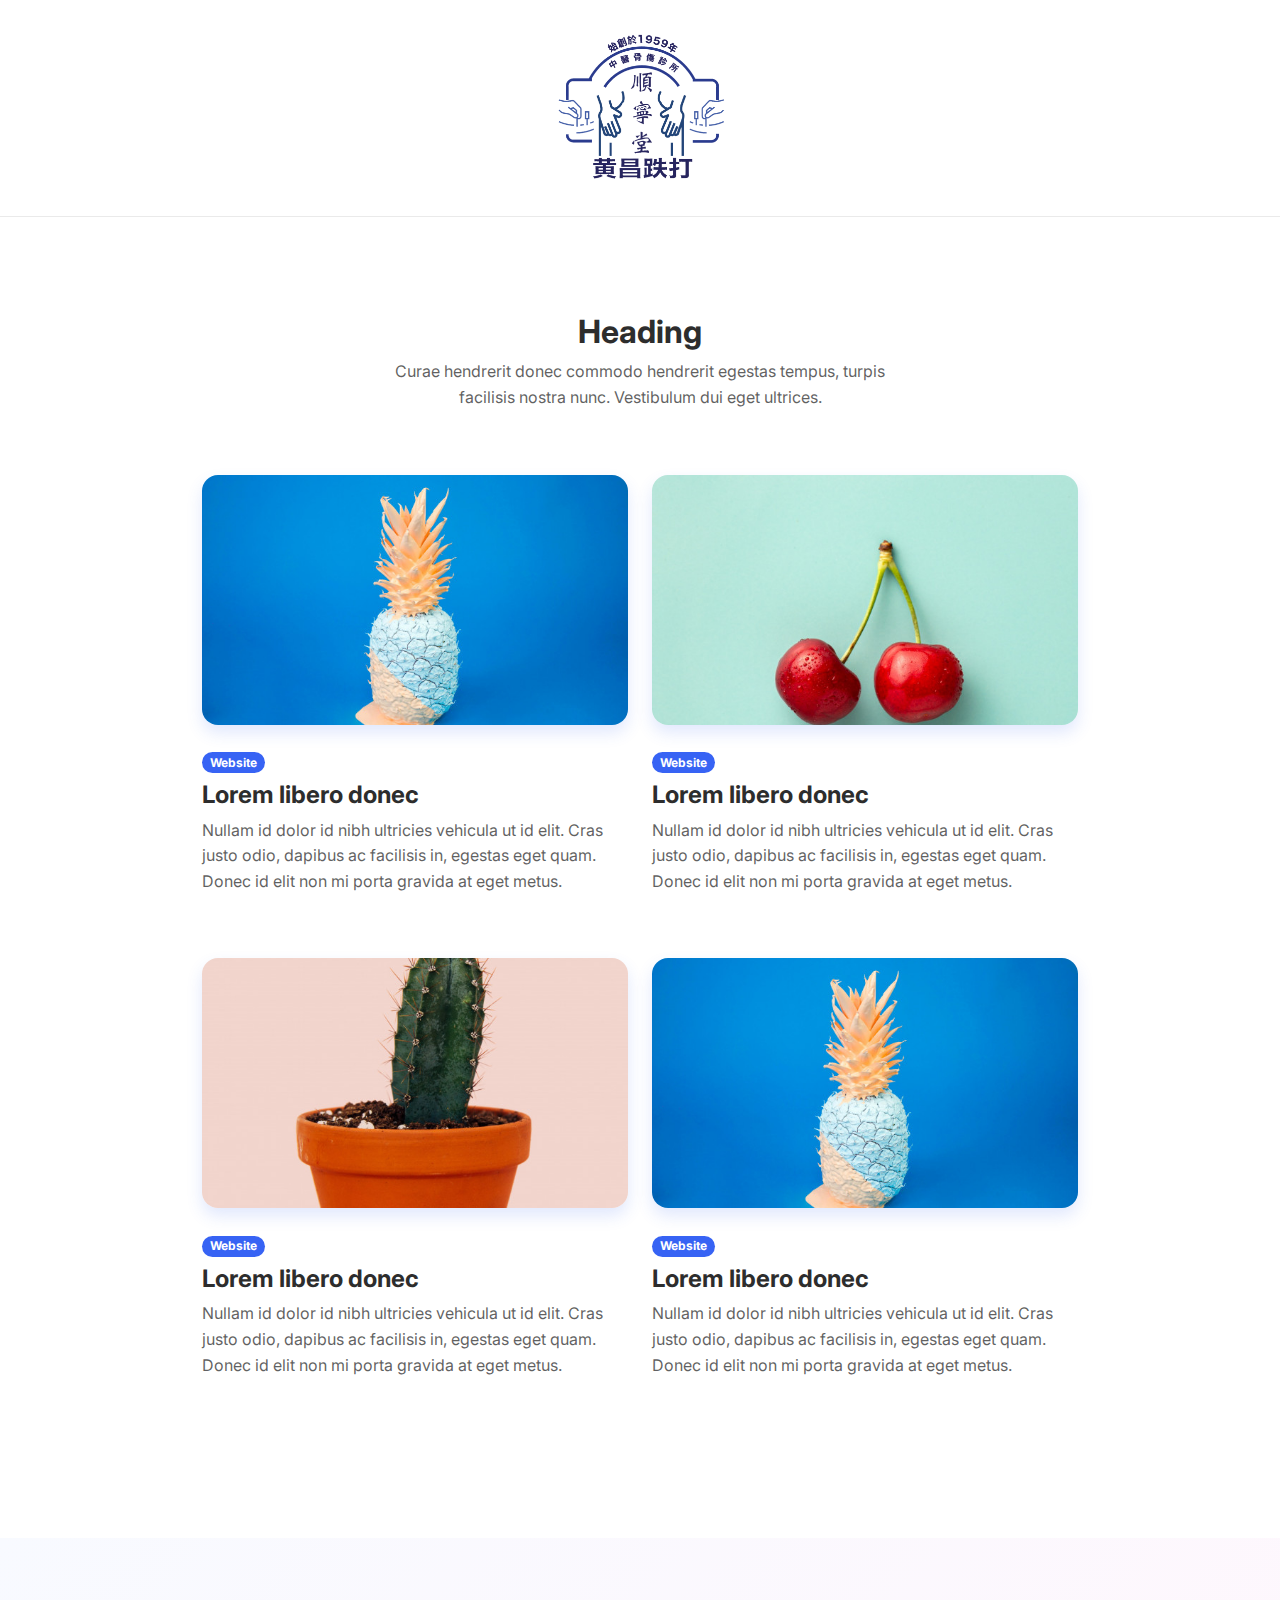
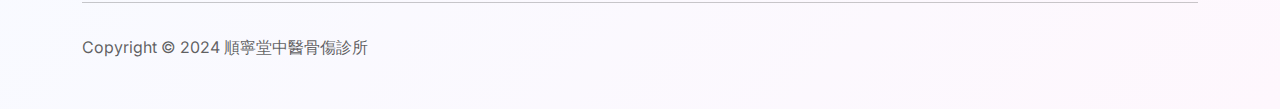
<file: projects.html>
<!DOCTYPE html><html data-bs-theme="light" lang="en"><head><meta charset="utf-8"><meta name="viewport" content="width=device-width, initial-scale=1.0, shrink-to-fit=no"><title>Projects - Brand</title><link rel="stylesheet" href="assets/bootstrap/css/bootstrap.min.css"><link rel="stylesheet" href="https://fonts.googleapis.com/css?family=Inter:300italic,400italic,600italic,700italic,800italic,400,300,600,700,800&amp;display=swap"></head><body><nav class="navbar navbar-expand-md sticky-top navbar-shrink py-2 navbar-light" id="mainNav"><div class="container"><div class="col-sm-12 text-center"><img class="rounded w-150 fit-cover pb-md-0 mb-md-0" src="assets/img/stock%20photos/Logo.png" style="height: 200px;margin-bottom: 5px;padding-bottom: 0px;" width="328" height="200" loading="lazy"></div><a class="navbar-brand justify-content-center align-items-center align-content-center" href="/"></a><div class="collapse navbar-collapse" id="navcol-1"><ul class="navbar-nav mx-auto"><li class="nav-item"></li><li class="nav-item"></li><li class="nav-item"></li><li class="nav-item"></li><li class="nav-item"></li></ul></div></div></nav><section class="py-5"><div class="container py-5"><div class="row mb-5"><div class="col-md-8 col-xl-6 text-center mx-auto"><h2 class="fw-bold">Heading</h2><p class="text-muted">Curae hendrerit donec commodo hendrerit egestas tempus, turpis facilisis nostra nunc. Vestibulum dui eget ultrices.</p></div></div><div class="row row-cols-1 row-cols-md-2 mx-auto" style="max-width: 900px;"><div class="col mb-4"><div><a href="#"><img class="rounded img-fluid shadow w-100 fit-cover" src="assets/img/products/1.jpg" style="height: 250px;"></a><div class="py-4"><span class="badge bg-primary mb-2">Website</span><h4 class="fw-bold">Lorem libero donec</h4><p class="text-muted">Nullam id dolor id nibh ultricies vehicula ut id elit. Cras justo odio, dapibus ac facilisis in, egestas eget quam. Donec id elit non mi porta gravida at eget metus.</p></div></div></div><div class="col mb-4"><div><a href="#"><img class="rounded img-fluid shadow w-100 fit-cover" src="assets/img/products/2.jpg" style="height: 250px;"></a><div class="py-4"><span class="badge bg-primary mb-2">Website</span><h4 class="fw-bold">Lorem libero donec</h4><p class="text-muted">Nullam id dolor id nibh ultricies vehicula ut id elit. Cras justo odio, dapibus ac facilisis in, egestas eget quam. Donec id elit non mi porta gravida at eget metus.</p></div></div></div><div class="col mb-4"><div><a href="#"><img class="rounded img-fluid shadow w-100 fit-cover" src="assets/img/products/3.jpg" style="height: 250px;"></a><div class="py-4"><span class="badge bg-primary mb-2">Website</span><h4 class="fw-bold">Lorem libero donec</h4><p class="text-muted">Nullam id dolor id nibh ultricies vehicula ut id elit. Cras justo odio, dapibus ac facilisis in, egestas eget quam. Donec id elit non mi porta gravida at eget metus.</p></div></div></div><div class="col mb-4"><div><a href="#"><img class="rounded img-fluid shadow w-100 fit-cover" src="assets/img/products/1.jpg" style="height: 250px;"></a><div class="py-4"><span class="badge bg-primary mb-2">Website</span><h4 class="fw-bold">Lorem libero donec</h4><p class="text-muted">Nullam id dolor id nibh ultricies vehicula ut id elit. Cras justo odio, dapibus ac facilisis in, egestas eget quam. Donec id elit non mi porta gravida at eget metus.</p></div></div></div></div></div></section><footer class="bg-primary-gradient"><div class="container py-4 py-lg-5"><hr><div class="text-muted d-flex justify-content-between align-items-center pt-3"><p class="text-muted mb-0">Copyright © 2024 順寧堂中醫骨傷診所</p><ul class="list-inline mb-0"><li class="list-inline-item"></li><li class="list-inline-item"></li></ul></div></div></footer><script src="https://cdn.jsdelivr.net/npm/bootstrap@5.3.2/dist/js/bootstrap.bundle.min.js"></script><script src="assets/js/script.min.js"></script></body></html>
</file>
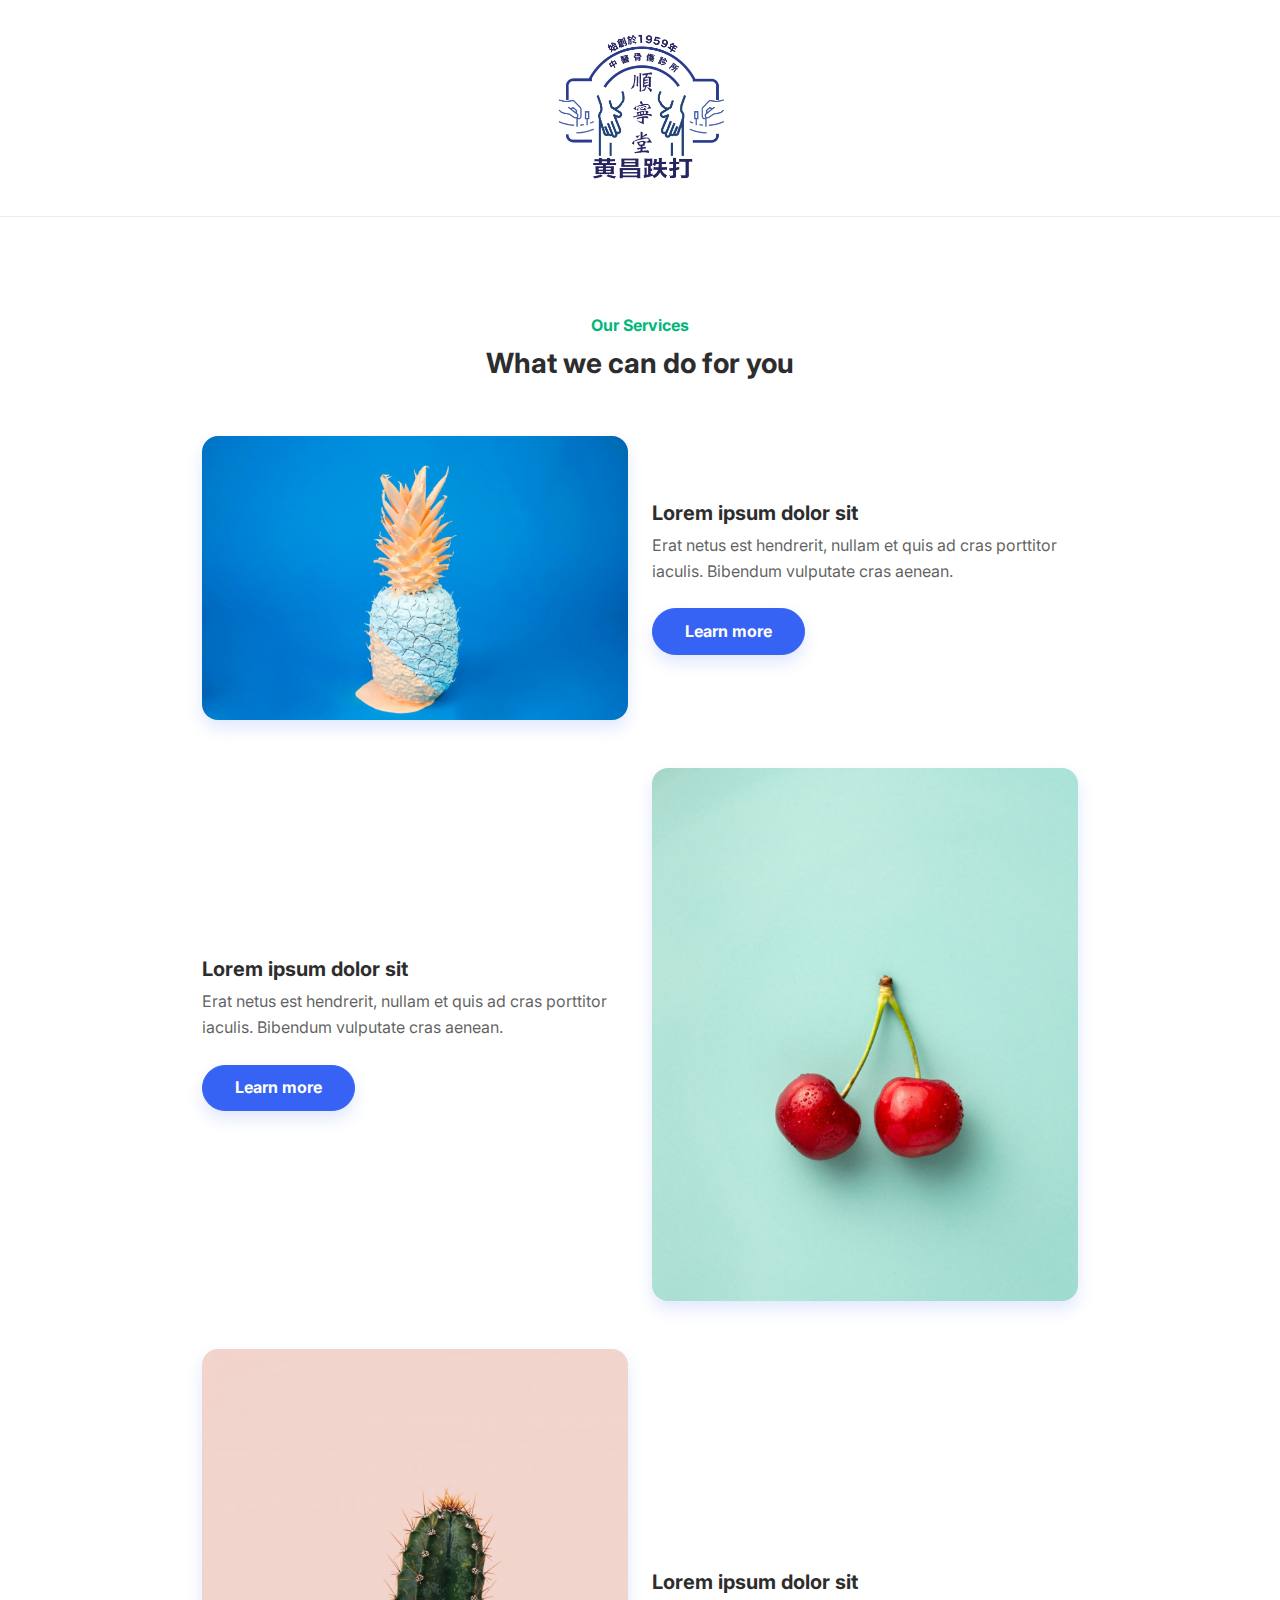
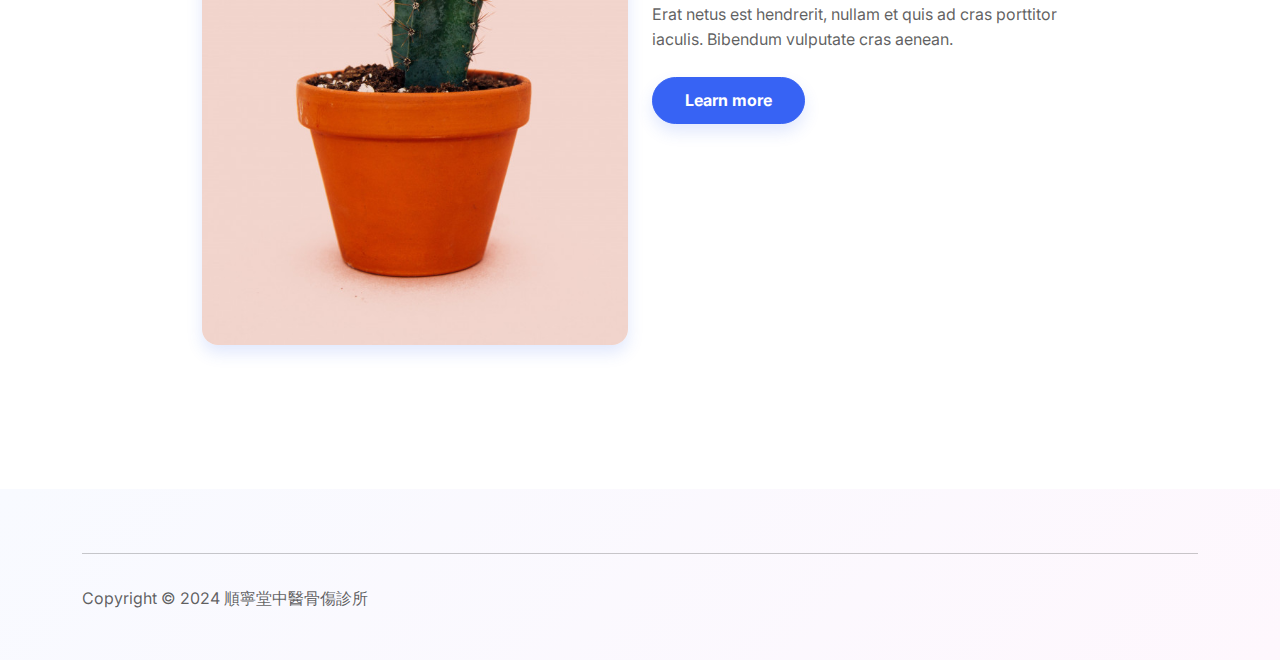
<file: services.html>
<!DOCTYPE html><html data-bs-theme="light" lang="en"><head><meta charset="utf-8"><meta name="viewport" content="width=device-width, initial-scale=1.0, shrink-to-fit=no"><title>Services - Brand</title><link rel="stylesheet" href="assets/bootstrap/css/bootstrap.min.css"><link rel="stylesheet" href="https://fonts.googleapis.com/css?family=Inter:300italic,400italic,600italic,700italic,800italic,400,300,600,700,800&amp;display=swap"></head><body><nav class="navbar navbar-expand-md sticky-top navbar-shrink py-2 navbar-light" id="mainNav"><div class="container"><div class="col-sm-12 text-center"><img class="rounded w-150 fit-cover pb-md-0 mb-md-0" src="assets/img/stock%20photos/Logo.png" style="height: 200px;margin-bottom: 5px;padding-bottom: 0px;" width="328" height="200" loading="lazy"></div><a class="navbar-brand justify-content-center align-items-center align-content-center" href="/"></a><div class="collapse navbar-collapse" id="navcol-1"><ul class="navbar-nav mx-auto"><li class="nav-item"></li><li class="nav-item"></li><li class="nav-item"></li><li class="nav-item"></li><li class="nav-item"></li></ul></div></div></nav><section class="py-5"><div class="container py-5"><div class="row mb-4 mb-lg-5"><div class="col-md-8 col-xl-6 text-center mx-auto"><p class="fw-bold text-success mb-2">Our Services</p><h3 class="fw-bold">What we can do for you</h3></div></div><div class="row row-cols-1 row-cols-md-2 mx-auto" style="max-width: 900px;"><div class="col mb-5"><img class="rounded img-fluid shadow" src="assets/img/products/1.jpg"></div><div class="col d-md-flex align-items-md-end align-items-lg-center mb-5"><div><h5 class="fw-bold">Lorem ipsum dolor sit&nbsp;</h5><p class="text-muted mb-4">Erat netus est hendrerit, nullam et quis ad cras porttitor iaculis. Bibendum vulputate cras aenean.</p><button class="btn btn-primary shadow" type="button">Learn more</button></div></div></div><div class="row row-cols-1 row-cols-md-2 mx-auto" style="max-width: 900px;"><div class="col order-md-last mb-5"><img class="rounded img-fluid shadow" src="assets/img/products/2.jpg"></div><div class="col d-md-flex align-items-md-end align-items-lg-center mb-5"><div><h5 class="fw-bold">Lorem ipsum dolor sit&nbsp;</h5><p class="text-muted mb-4">Erat netus est hendrerit, nullam et quis ad cras porttitor iaculis. Bibendum vulputate cras aenean.</p><button class="btn btn-primary shadow" type="button">Learn more</button></div></div></div><div class="row row-cols-1 row-cols-md-2 mx-auto" style="max-width: 900px;"><div class="col mb-5"><img class="rounded img-fluid shadow" src="assets/img/products/3.jpg"></div><div class="col d-md-flex align-items-md-end align-items-lg-center mb-5"><div><h5 class="fw-bold">Lorem ipsum dolor sit&nbsp;</h5><p class="text-muted mb-4">Erat netus est hendrerit, nullam et quis ad cras porttitor iaculis. Bibendum vulputate cras aenean.</p><button class="btn btn-primary shadow" type="button">Learn more</button></div></div></div></div></section><footer class="bg-primary-gradient"><div class="container py-4 py-lg-5"><hr><div class="text-muted d-flex justify-content-between align-items-center pt-3"><p class="text-muted mb-0">Copyright © 2024 順寧堂中醫骨傷診所</p><ul class="list-inline mb-0"><li class="list-inline-item"></li><li class="list-inline-item"></li></ul></div></div></footer><script src="https://cdn.jsdelivr.net/npm/bootstrap@5.3.2/dist/js/bootstrap.bundle.min.js"></script><script src="assets/js/script.min.js"></script></body></html>
</file>
<file: assets/css/styles.min.css>
.float{position:fixed;width:60px;height:60px;bottom:20px;right:20px;background-color:#25d366;color:#fff;border-radius:50px;text-align:center;font-size:30px;box-shadow:2px 2px 3px #999;z-index:100}.my-float{margin-top:16px}
</file>
